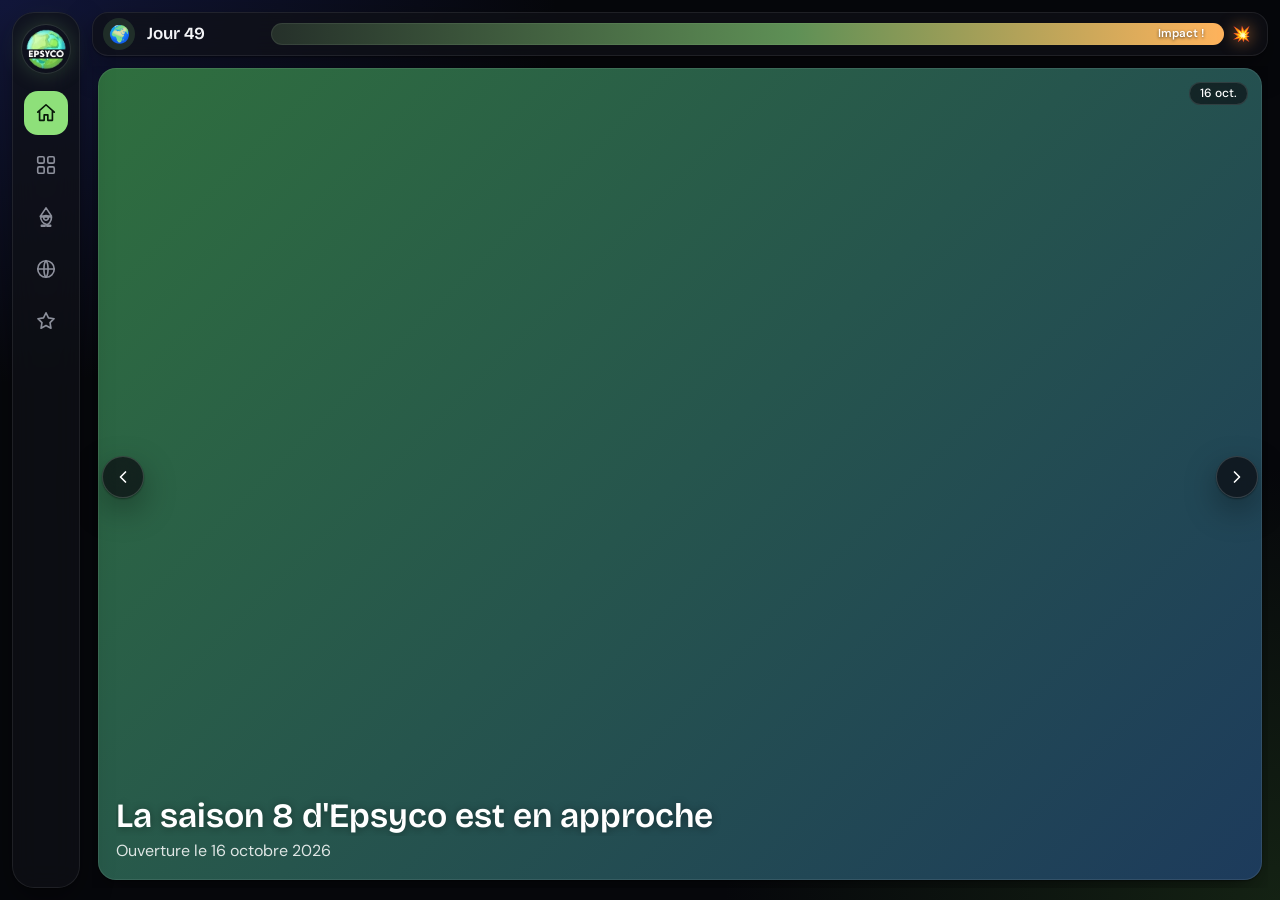
<file: index.html>
<!DOCTYPE html>
<html lang="fr">
<head>
<meta charset="utf-8">
<meta name="viewport" content="width=device-width, initial-scale=1, viewport-fit=cover">
<title>Epsyco</title>
<meta name="color-scheme" content="dark">
<meta name="theme-color" content="#06070b">
<link rel="preconnect" href="https://fonts.googleapis.com">
<link rel="preconnect" href="https://fonts.gstatic.com" crossorigin>
<link rel="stylesheet" href="https://fonts.googleapis.com/css2?family=Bricolage+Grotesque:opsz,wght@12..96,600;12..96,700&family=DM+Sans:opsz,wght@9..40,400;9..40,500;9..40,600&display=swap">
<link rel="stylesheet" href="style/style.css">
<script src="js/update-check.js"></script>
<link rel="icon" type="image/png" href="assets/logo.webp" />
</head>
<body data-page="home">
<div class="shell">
  <script src="js/nav.js"></script>
  <div class="content">
    <script src="js/timer-data.js"></script>
    <script src="js/timer.js"></script>
    <div class="feed" id="feed"></div>
  </div>
</div>
<script src="js/feed-data.js"></script>
<script src="js/feed.js"></script>
</body>
</html>
</file>
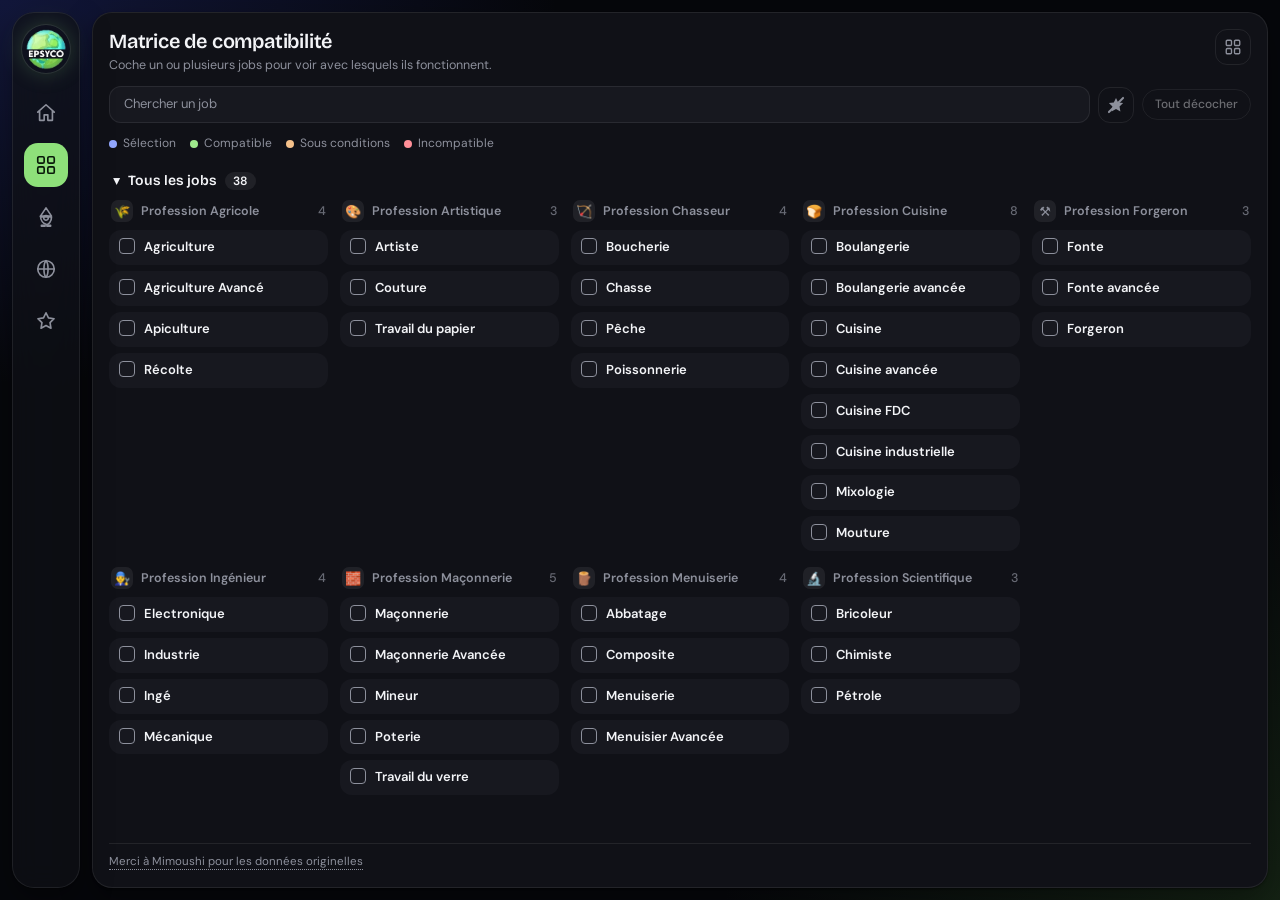
<file: html/matrice.html>
<!DOCTYPE html>
<html lang="fr">
<head>
<meta charset="utf-8">
<meta name="viewport" content="width=device-width, initial-scale=1, viewport-fit=cover">
<title>Matrice de compatibilité · Epsyco</title>
<meta name="color-scheme" content="dark">
<meta name="theme-color" content="#06070b">
<link rel="preconnect" href="https://fonts.googleapis.com">
<link rel="preconnect" href="https://fonts.gstatic.com" crossorigin>
<link rel="stylesheet" href="https://fonts.googleapis.com/css2?family=Bricolage+Grotesque:opsz,wght@12..96,600;12..96,700&family=DM+Sans:opsz,wght@9..40,400;9..40,500;9..40,600&display=swap">
<link rel="stylesheet" href="../style/style.css">
<script src="../js/update-check.js"></script>
<link rel="icon" type="image/png" href="../assets/logo.webp" />
</head>
<body data-page="matrix">
<div class="shell">
  <script src="../js/nav.js"></script>
  <div class="content">
    <div class="split" id="split">
      <main id="wrap"></main>
      <aside>
        <header class="ph">
          <div class="ph-title">
            <h1>Matrice de compatibilité</h1>
            <p class="hint" id="hint" aria-live="polite"></p>
          </div>
          <button class="icon-btn" id="btnMatrix" aria-pressed="false" aria-label="Afficher la matrice" title="Afficher la matrice"><svg viewBox="0 0 24 24" width="18" height="18" fill="none" stroke="currentColor" stroke-width="1.8" stroke-linecap="round" stroke-linejoin="round" aria-hidden="true"><rect x="3" y="3" width="7" height="7" rx="1.5"/><rect x="14" y="3" width="7" height="7" rx="1.5"/><rect x="3" y="14" width="7" height="7" rx="1.5"/><rect x="14" y="14" width="7" height="7" rx="1.5"/></svg></button>
        </header>
        <div class="tools">
          <input class="search" id="search" type="search" placeholder="Chercher un job" aria-label="Chercher un job" autocomplete="off">
          <button class="icon-btn star-btn" id="btnStars" aria-pressed="true" aria-label="Masquer les étoiles" title="Masquer les étoiles"><svg viewBox="0 0 24 24" width="18" height="18" aria-hidden="true"><path fill="currentColor" d="M12 2.5l2.9 6 6.6.9-4.8 4.6 1.2 6.5L12 17.4 6.1 20.5l1.2-6.5L2.5 9.4l6.6-.9z"/></svg></button>
          <button class="btn sm" id="btnClear" disabled>Tout décocher</button>
        </div>
        <div class="legend" aria-label="Légende">
          <span class="lg sel">Sélection</span>
          <span class="lg ok">Compatible</span>
          <span class="lg warn">Sous conditions</span>
          <span class="lg bad">Incompatible</span>
        </div>
        <div id="panelBody"></div>
        <p class="credit"><a href="https://docs.google.com/spreadsheets/d/1mm1HocF0ma-VF6z31_NpC4gBn22oPu3bIHghRP88VYk/edit?usp=sharing" target="_blank" rel="noopener">Merci à Mimoushi pour les données originelles</a></p>
      </aside>
    </div>
  </div>
</div>
<script src="../js/matrix-data.js"></script>
<script src="../js/script.js"></script>
</body>
</html>
</file>
<file: style/style.css>
/* =====================================================================
   EPSYCO : thème sombre
   Fond nuit bleu/vert, cartes graphite, accent vert Epsyco.
   Sélection = bleu pervenche, compatible = vert, conditions = sable, incompatible = corail.
   ===================================================================== */
:root{
  color-scheme:dark;
  --font:"DM Sans","Inter","Segoe UI",system-ui,-apple-system,Roboto,sans-serif;
  --display:"Bricolage Grotesque","DM Sans",system-ui,sans-serif;
  --bg:#06070b;--card:#101117;--fg:#f3f4f7;--mute:#8d909c;--line:rgba(255,255,255,.08);--line-2:rgba(255,255,255,.16);
  --accent:#8ee07a;--accent-ink:#09190a;--accent-soft:rgba(142,224,122,.14);
  --sel:#93a8ff;--sel-ink:#0b1033;
  --cellbg:#17181f;--diag:#2b2d3a;--hl:rgba(255,255,255,.07);
  --star:#f5c76a;
  --ok:rgba(142,224,122,.15);--ok-fg:#9fe98c;
  --warn:rgba(245,192,138,.16);--warn-fg:#f5c08a;
  --bad:rgba(255,123,134,.16);--bad-fg:#ff8f98;
  --shadow:0 1px 2px rgba(0,0,0,.4),0 12px 32px rgba(0,0,0,.35);
}
*{box-sizing:border-box}
html,body{height:100%;margin:0;overflow:hidden}
body{font:13px/1.45 var(--font);color:var(--fg);-webkit-font-smoothing:antialiased;
  background:
    radial-gradient(900px 620px at 0% 0%,rgba(46,60,170,.30),transparent 62%),
    radial-gradient(900px 700px at 100% 100%,rgba(70,130,50,.22),transparent 62%),
    var(--bg);
  background-attachment:fixed}
a:focus-visible,button:focus-visible,input:focus-visible,summary:focus-visible,.it:focus-visible,th.col:focus-visible{outline:2px solid var(--accent);outline-offset:2px}
.shell{height:100dvh;display:flex;gap:12px;padding:12px}
.content{flex:1;min-width:0;min-height:0;display:flex;flex-direction:column;gap:10px}

/* ===== barre de navigation flottante ===== */
.nav{width:68px;flex:none;background:rgba(16,17,23,.72);backdrop-filter:blur(14px);-webkit-backdrop-filter:blur(14px);border:1px solid var(--line);border-radius:22px;box-shadow:var(--shadow);display:flex;flex-direction:column;align-items:center;padding:12px 0;gap:8px;z-index:30}
.nav a{width:44px;height:44px;border-radius:14px;display:grid;place-items:center;color:var(--mute);position:relative;transition:background .15s,color .15s;cursor:pointer}
.nav a:hover{background:var(--hl);color:var(--fg)}
.nav a.active{background:var(--accent);color:var(--accent-ink)}
.nav a.brand{width:48px;height:48px;border-radius:50%;margin-bottom:10px;background:none;box-shadow:0 0 0 1px var(--line),0 0 22px rgba(142,224,122,.22);transition:box-shadow .25s}
.nav a.brand:hover{background:none;box-shadow:0 0 0 1px rgba(142,224,122,.6),0 0 26px rgba(142,224,122,.35)}
.nav .brand img{width:100%;height:100%;object-fit:contain;border-radius:50%}
.nav a::after{content:attr(data-label);position:absolute;left:calc(100% + 12px);top:50%;transform:translateY(-50%);background:#f3f4f7;color:#0b0c10;padding:5px 10px;border-radius:8px;white-space:nowrap;font-size:12px;font-weight:500;opacity:0;pointer-events:none;transition:opacity .15s;z-index:50}
.nav a:hover::after,.nav a:focus-visible::after{opacity:1}

/* ===== boutons et champs ===== */
.btn{font:inherit;font-weight:500;padding:7px 14px;border:1px solid var(--line-2);background:transparent;color:var(--fg);border-radius:999px;cursor:pointer;transition:border-color .15s,color .15s,background .15s,opacity .15s}
.btn:hover:not(:disabled){border-color:var(--accent);color:var(--accent)}
.btn:disabled{opacity:.4;cursor:default}
.btn.sm{padding:6px 12px;font-size:12px;white-space:nowrap}
.icon-btn{flex:none;width:36px;height:36px;border-radius:12px;border:1px solid var(--line);background:transparent;color:var(--mute);display:grid;place-items:center;cursor:pointer;transition:color .15s,border-color .15s,background .15s}
.icon-btn:hover:not(:disabled){color:var(--fg);border-color:var(--line-2)}
.icon-btn:disabled{opacity:.3;cursor:default}
.icon-btn[aria-pressed=true]{background:var(--accent);color:var(--accent-ink);border-color:transparent}
.search{font:inherit;flex:1;min-width:0;padding:8px 14px;border:1px solid var(--line);border-radius:12px;background:var(--cellbg);color:var(--fg);transition:border-color .15s}
.search::placeholder{color:var(--mute)}
.search:focus{outline:none;border-color:var(--accent)}

/* ===== matrice ===== */
main{flex:1;min-height:0;overflow:hidden;background:var(--card);border:1px solid var(--line);border-radius:20px;box-shadow:var(--shadow);padding:8px;display:flex;align-items:center;justify-content:center}
table{border-collapse:separate;border-spacing:1px;font-size:var(--fs,12px);margin-right:var(--over,0)}
td.c{width:var(--cell);min-width:var(--cell);max-width:var(--cell);height:var(--cell);padding:0;text-align:center;border-radius:4px;background:var(--cellbg);font-size:calc(var(--cell)*.55);line-height:1;user-select:none;overflow:hidden;transition:background .12s}
td.c.hl{background:var(--hl)}
td.c.diag{background:var(--diag)}
td.c.v1{background:var(--bad);color:var(--bad-fg);font-weight:700}
td.c.v2{background:var(--warn);color:var(--warn-fg)}
tbody tr:hover td.c:not(.v1):not(.v2):not(.diag){background:var(--hl)}
th.col{height:var(--colh);width:var(--cell);min-width:var(--cell);max-width:var(--cell);position:relative;padding:0;overflow:visible;cursor:pointer}
th.col div{position:absolute;left:calc(50% - var(--fs)*.4);bottom:2px;transform-origin:0 100%;transform:rotate(-60deg);white-space:nowrap;line-height:1;padding:4px 7px;border-radius:6px;font-weight:500;transition:background .12s}
th.col:hover div{background:var(--hl)}
th.row{width:var(--label);min-width:var(--label);max-width:var(--label);height:var(--cell);padding:0 6px;text-align:left;font-weight:500;border-radius:6px;white-space:nowrap;overflow:hidden;transition:background .12s}
th.row:hover{background:var(--hl)}
th.row label{display:flex;align-items:center;gap:6px;height:100%;cursor:pointer}
th.row span{overflow:hidden;text-overflow:ellipsis}
.st-ok{background:var(--ok)!important;color:var(--ok-fg)}
.st-warn{background:var(--warn)!important;color:var(--warn-fg)}
.st-bad{background:var(--bad)!important;color:var(--bad-fg)}
.st-sel{background:var(--sel)!important;color:var(--sel-ink);font-weight:600}
input[type=checkbox].cb{appearance:none;-webkit-appearance:none;flex:none;width:var(--cb);height:var(--cb);margin:0;border:1.5px solid var(--mute);border-radius:4px;background:transparent;cursor:pointer;transition:.12s;display:grid;place-content:center}
input[type=checkbox].cb:hover{border-color:var(--accent)}
input[type=checkbox].cb:checked{background:var(--sel-ink);border-color:var(--sel-ink)}
input[type=checkbox].cb:checked::after{content:"";width:55%;height:30%;border-left:2px solid var(--sel);border-bottom:2px solid var(--sel);transform:rotate(-45deg) translate(1px,-1px)}

/* ===== panneau (titre, recherche, légende, liste, crédit) ===== */
.split{flex:1;min-height:0;display:flex;gap:12px}
.split main{display:none;min-width:0}
.split.open main{display:flex;animation:fadeIn .3s ease}
@keyframes fadeIn{from{opacity:0}}
.split.open aside{flex:none;width:clamp(320px,32%,440px)}
aside{flex:1;min-width:0;background:var(--card);border:1px solid var(--line);border-radius:20px;box-shadow:var(--shadow);padding:16px;display:flex;flex-direction:column;gap:12px;min-height:0}
.ph{display:flex;align-items:flex-start;justify-content:space-between;gap:12px}
.ph-title{min-width:0}
h1{font:600 20px/1.2 var(--display);margin:0;letter-spacing:-.01em}
.hint{color:var(--mute);margin:3px 0 0;font-size:12.5px}
.tools{display:flex;gap:8px;align-items:center}
.legend{display:flex;flex-wrap:wrap;gap:4px 14px;color:var(--mute);font-size:12px}
.lg{display:inline-flex;align-items:center;gap:6px}
.lg::before{content:"";width:8px;height:8px;border-radius:50%;background:var(--mute)}
.lg.sel::before{background:var(--sel)}.lg.ok::before{background:var(--ok-fg)}.lg.warn::before{background:var(--warn-fg)}.lg.bad::before{background:var(--bad-fg)}
#panelBody{flex:1;overflow:auto;display:flex;flex-direction:column;gap:0;min-height:0;scrollbar-width:thin;scrollbar-color:var(--line-2) transparent}
.empty{color:var(--mute);margin:18px 4px;text-align:center}
.credit{flex:none;margin:0;padding-top:10px;border-top:1px solid var(--line);font-size:11.5px}
.credit a{color:var(--mute);text-decoration:none;border-bottom:1px dotted var(--mute);transition:color .15s,border-color .15s}
.credit a:hover{color:var(--accent);border-color:var(--accent)}
.cat summary{list-style:none;cursor:pointer;display:flex;align-items:center;gap:8px;font:600 14px/1.2 var(--display);padding:8px 4px;user-select:none}
.cat summary::-webkit-details-marker{display:none}
.cat summary::before{content:"▸";display:inline-block;transition:transform .15s}
.cat[open] summary::before{transform:rotate(90deg)}
.cat summary i{font:600 12px/1.5 var(--font);font-style:normal;border-radius:20px;padding:0 8px;background:var(--hl);color:var(--fg)}
.cat.sel summary{color:var(--sel)}.cat.ok summary{color:var(--ok-fg)}.cat.warn summary{color:var(--warn-fg)}.cat.bad summary{color:var(--bad-fg)}
.jcs{display:grid;grid-template-columns:repeat(auto-fill,minmax(200px,1fr));justify-content:start;gap:14px 12px;align-items:start;padding:0 0 8px}
.jc{min-width:0}
.jc-h{display:flex;align-items:center;gap:8px;margin:2px 2px 8px;font:600 12.5px/1.2 var(--font);color:var(--mute)}
.jc-h .ico{width:22px;height:22px;display:grid;place-items:center;font-size:13px;line-height:1;border-radius:7px;background:var(--hl);flex:none;overflow:hidden}
.jc-h .ico img{width:100%;height:100%;object-fit:contain}
.jc-n{min-width:0}
.jc-h i{font-style:normal;font-weight:500;opacity:.7;margin-left:auto}
.items{display:flex;flex-direction:column;gap:6px}
.it-main{flex:1;min-width:0}
.price{flex:none;margin-left:auto;display:inline-flex;align-items:center;gap:4px;font-weight:600;color:var(--star)}
.price .star{display:block}
.st-sel .price{color:var(--sel-ink)}
.no-stars .price,.no-stars .total{display:none}
.star-btn{position:relative;color:var(--star);border-color:rgba(245,199,106,.4);background:rgba(245,199,106,.1)}
.star-btn:hover:not(:disabled){color:var(--star);border-color:var(--star)}
.star-btn[aria-pressed=false]{color:var(--mute);border-color:var(--line);background:transparent}
.star-btn[aria-pressed=false]::after{content:"";position:absolute;left:50%;top:50%;width:22px;height:2px;margin:-1px 0 0 -11px;border-radius:2px;background:currentColor;transform:rotate(-45deg)}
.cat summary .total{margin-left:auto;display:inline-flex;align-items:center;gap:4px;font:600 12px/1.5 var(--font);color:var(--star);background:rgba(245,199,106,.12);padding:0 10px;border-radius:20px}
.it{display:flex;gap:9px;align-items:flex-start;padding:8px 10px;border-radius:12px;background:var(--cellbg);margin:0;cursor:pointer;transition:filter .12s}
.it:hover{filter:brightness(1.18)}
.it .cb{--cb:16px;margin-top:2px}
.it b{font-weight:600}
.it small{display:block;font-weight:400;opacity:.92;margin-top:2px}

/* ===== timer de l'accueil : une seule ligne compacte, taille fixe (aucun saut quand les secondes changent) ===== */
.timer{flex:none;box-sizing:border-box;height:44px;display:flex;align-items:center;gap:12px;padding:0 16px 0 10px;background:rgba(16,17,23,.72);backdrop-filter:blur(14px);-webkit-backdrop-filter:blur(14px);border:1px solid var(--line);border-radius:16px;box-shadow:var(--shadow)}
.ti{flex:none;width:32px;height:32px;border-radius:50%;display:grid;place-items:center;font-size:17px;line-height:1;background:var(--accent-soft)}
.timer[data-state=maintenance] .ti{background:var(--warn)}
.tleft{flex:none;width:112px;min-width:0;display:flex;flex-direction:column;justify-content:center}
.timer[data-state=warn] .tleft,.timer[data-state=maintenance] .tleft{width:min(400px,46%)}
.timer[data-state=before] .tleft{flex:1;width:auto}
.tday{font:600 17px/1.15 var(--display);white-space:nowrap;overflow:hidden;text-overflow:ellipsis}
.tday.big{color:var(--accent)}
.tinfo{font-size:11px;line-height:1.25;color:var(--warn-fg);white-space:nowrap;overflow:hidden;text-overflow:ellipsis}
.tinfo:empty{display:none}
/* chaque chiffre dans une case de largeur fixe : le texte ne saute pas d'une seconde à l'autre */
.timer i{display:inline-block;width:.62em;font-style:normal;text-align:center}
/* barre de progression : ouverture -> explosion de la météorite, le texte suit la météorite */
.tbar{flex:1;min-width:0;display:flex;align-items:center;gap:8px}
.timer[data-state=before] .tbar{display:none}
.ttrack{position:relative;flex:1;height:22px;border-radius:99px;background:var(--cellbg);box-shadow:inset 0 0 0 1px var(--line)}
.tfill{height:100%;width:0;border-radius:inherit;background:linear-gradient(90deg,rgba(142,224,122,.12),rgba(142,224,122,.6) 55%,#ffb35c)}
.timer[data-state=maintenance] .tfill{filter:grayscale(.7) brightness(.8)}
/* ☄️ retourné : la tête pointe vers le bas-droite, la queue traîne derrière dans la barre */
.tmark{position:absolute;top:50%;left:0;font-size:20px;line-height:1;transform:translate(-50%,-50%) scaleX(-1);filter:drop-shadow(0 0 6px rgba(255,150,70,.7))}
.tlabel{position:absolute;top:50%;transform:translateY(-50%);font-size:11.5px;font-weight:600;color:#fff;text-shadow:0 1px 3px rgba(0,0,0,.65);white-space:nowrap;pointer-events:none}
.tend{flex:none;font-size:15px;line-height:1;opacity:.55;transition:opacity .3s}
.timer.crashed .tmark{display:none}
.timer.crashed .tend{opacity:1;filter:drop-shadow(0 0 8px rgba(255,150,70,.8))}

/* ===== accueil : fil d'actualité par périodes =====
   Une page (panel) par période, qu'on parcourt avec les flèches ; chaque page défile verticalement si elle déborde.
   Aucun agrandissement au survol : la valorisation se fait dans la case (zoom de l'image, liseré, légende). */
.feed{position:relative;flex:1;min-height:0;display:flex;flex-direction:column}
.fa{position:absolute;top:50%;z-index:5;width:42px;height:42px;margin-top:-21px;border-radius:50%;display:grid;place-items:center;border:1px solid var(--line-2);background:rgba(10,11,16,.72);backdrop-filter:blur(10px);-webkit-backdrop-filter:blur(10px);color:#fff;cursor:pointer;box-shadow:var(--shadow);transition:background .15s,color .15s,border-color .15s}
.fa:hover{background:var(--accent);color:var(--accent-ink);border-color:transparent}
.fa.prev{left:10px}.fa.next{right:10px}
.pager{flex:1;min-height:0;display:flex;overflow-x:auto;overflow-y:hidden;scroll-snap-type:x mandatory;overscroll-behavior-x:contain;scrollbar-width:none}
.pager::-webkit-scrollbar{display:none}
.panel{flex:0 0 100%;min-width:0;scroll-snap-align:start;scroll-snap-stop:always;overflow-y:hidden;container-type:inline-size;display:grid;gap:12px;
  grid-template-columns:repeat(auto-fill,minmax(min(100%,270px),1fr));grid-auto-rows:clamp(210px,32vh,340px);grid-auto-flow:dense;align-content:start;
  padding:2px 6px 8px;scrollbar-width:thin;scrollbar-color:var(--line-2) transparent}
.panel:has(>.tile:only-child){grid-auto-rows:1fr;align-content:stretch}
.panel>.tile:only-child{grid-column:1/-1!important;grid-row:auto!important}
@container (max-width:600px){.panel>.tile{grid-column:auto!important}}
.pempty{grid-column:1/-1;color:var(--mute);text-align:center;margin:40px 0}
.tile{container-type:size;position:relative;display:block;min-height:0;border-radius:18px;color:#fff;text-decoration:none;background:var(--cellbg);box-shadow:0 1px 2px rgba(0,0,0,.4),0 10px 28px -10px rgba(0,0,0,.6);transition:box-shadow .4s}
.tile:hover,.tile:focus-visible{box-shadow:0 1px 2px rgba(0,0,0,.4),0 18px 44px -14px rgba(142,224,122,.28);outline:none}
.tile::after{content:"";position:absolute;inset:0;border-radius:inherit;box-shadow:inset 0 0 0 1px rgba(255,255,255,.09);z-index:3;pointer-events:none;transition:box-shadow .35s}
.tile:hover::after,.tile:focus-visible::after{box-shadow:inset 0 0 0 1.5px rgba(142,224,122,.75)}
.media{position:absolute;inset:0;border-radius:inherit;overflow:hidden;isolation:isolate;transform:translateZ(0)}
.media img{width:100%;height:100%;object-fit:cover;display:block;transition:transform .7s cubic-bezier(.2,.8,.2,1)}
.media::after{content:"";position:absolute;inset:0;background:linear-gradient(to top,rgba(4,6,10,.55),transparent 55%);opacity:0;transition:opacity .4s}
.tile:hover .media img,.tile:focus-visible .media img{transform:scale(1.045)}
.tile:hover .media::after,.tile:focus-visible .media::after{opacity:1}
.cap{position:absolute;left:clamp(8px,3cqmin,14px);right:clamp(8px,3cqmin,14px);bottom:clamp(8px,3cqmin,14px);z-index:2;padding:clamp(7px,3cqmin,14px) clamp(10px,4cqmin,16px);border-radius:12px;max-height:70%;overflow:hidden;background:rgba(10,11,16,.72);backdrop-filter:blur(12px);-webkit-backdrop-filter:blur(12px);box-shadow:inset 0 0 0 1px rgba(255,255,255,.1);opacity:0;transform:translateY(4cqmin);transition:opacity .35s,transform .45s cubic-bezier(.2,.8,.2,1);pointer-events:none}
.tile:hover .cap,.tile:focus-visible .cap{opacity:1;transform:none}
.cap h3{margin:0;font:600 clamp(13px,6.5cqmin,28px)/1.2 var(--display);display:-webkit-box;-webkit-box-orient:vertical;-webkit-line-clamp:2;overflow:hidden}
.cap p{margin:4px 0 0;font-size:clamp(11px,3.8cqmin,16px);line-height:1.35;opacity:.85;display:-webkit-box;-webkit-box-orient:vertical;-webkit-line-clamp:3;overflow:hidden}
.tag,.when{position:absolute;top:clamp(8px,3cqmin,14px);z-index:2;padding:3px 11px;border-radius:20px;font-size:clamp(10px,3cqmin,12px);font-weight:500;background:rgba(10,11,16,.62);backdrop-filter:blur(8px);-webkit-backdrop-filter:blur(8px);box-shadow:inset 0 0 0 1px rgba(255,255,255,.12);color:#fff}
.tag{left:clamp(8px,3cqmin,14px)}
.when{right:clamp(8px,3cqmin,14px)}
@container (max-height:120px){.cap p{display:none}}
.tile.noimg .cap{opacity:1;transform:none;background:none;backdrop-filter:none;-webkit-backdrop-filter:none;box-shadow:none;padding:0;left:18px;right:18px;bottom:18px}
.tile.noimg .cap h3{font-size:clamp(15px,8cqmin,34px);text-shadow:0 1px 8px rgba(0,0,0,.4)}
@media (hover:none){
  .cap{opacity:1;transform:none}
  .tile:not(.noimg) .cap p{margin:4px 0 0;font-size:clamp(11px,3.8cqmin,16px);line-height:1.35;opacity:.85;display:-webkit-box;-webkit-box-orient:vertical;-webkit-line-clamp:3;overflow:hidden}
}

/* ===== pages intégrées (iframe plein écran) ===== */
.content.embed{gap:0;position:relative}
.frame{flex:1;width:100%;height:100%;min-height:0;border:0;border-radius:20px;background:var(--bg);display:block}
.ext{position:absolute;bottom:14px;right:14px;z-index:20;display:inline-flex;align-items:center;gap:7px;padding:9px 14px;border:1px solid var(--line-2);border-radius:999px;background:rgba(10,11,16,.9);color:#fff;font-size:13px;font-weight:600;line-height:1;text-decoration:none;box-shadow:var(--shadow);transition:background .15s,color .15s;backdrop-filter:blur(8px)}
.ext span{font-size:17px;line-height:1}
.ext:hover{background:var(--accent);color:var(--accent-ink)}

/* ===== mobile : barre de navigation flottante en bas ===== */
@media (max-width:640px){
  .shell{flex-direction:column-reverse;padding:8px;gap:8px}
  .nav{width:100%;flex-direction:row;justify-content:center;padding:6px;border-radius:20px}
  .nav a.brand{width:38px;height:38px;margin:0 6px 0 0}
  .nav a::after{display:none}
  .content{gap:8px}
  .split{flex-direction:column;gap:8px}.split.open aside{width:auto;max-height:42%}
  aside{padding:12px}h1{font-size:17px}
  /* timer : la barre passe sur une 2e ligne, rien n'est coupé ; le texte de la météorite se place au-dessus de la barre */
  .timer{height:auto;flex-wrap:wrap;gap:6px 10px;padding:8px 12px 8px 8px}
  .tleft,.timer[data-state=warn] .tleft,.timer[data-state=maintenance] .tleft{flex:1 1 0;width:auto}
  .tinfo{white-space:normal}
  .tbar{flex:1 1 100%;margin-top:16px}
  .tlabel{top:auto;bottom:calc(100% + 4px);left:auto!important;right:0!important;transform:none}
  .fa{width:36px;height:36px;margin-top:-18px;opacity:.85}
}

/* ===== mouvement réduit ===== */
@media (prefers-reduced-motion:reduce){
  *,*::before,*::after{animation:none!important;transition-duration:.01ms!important}
}
</file>
